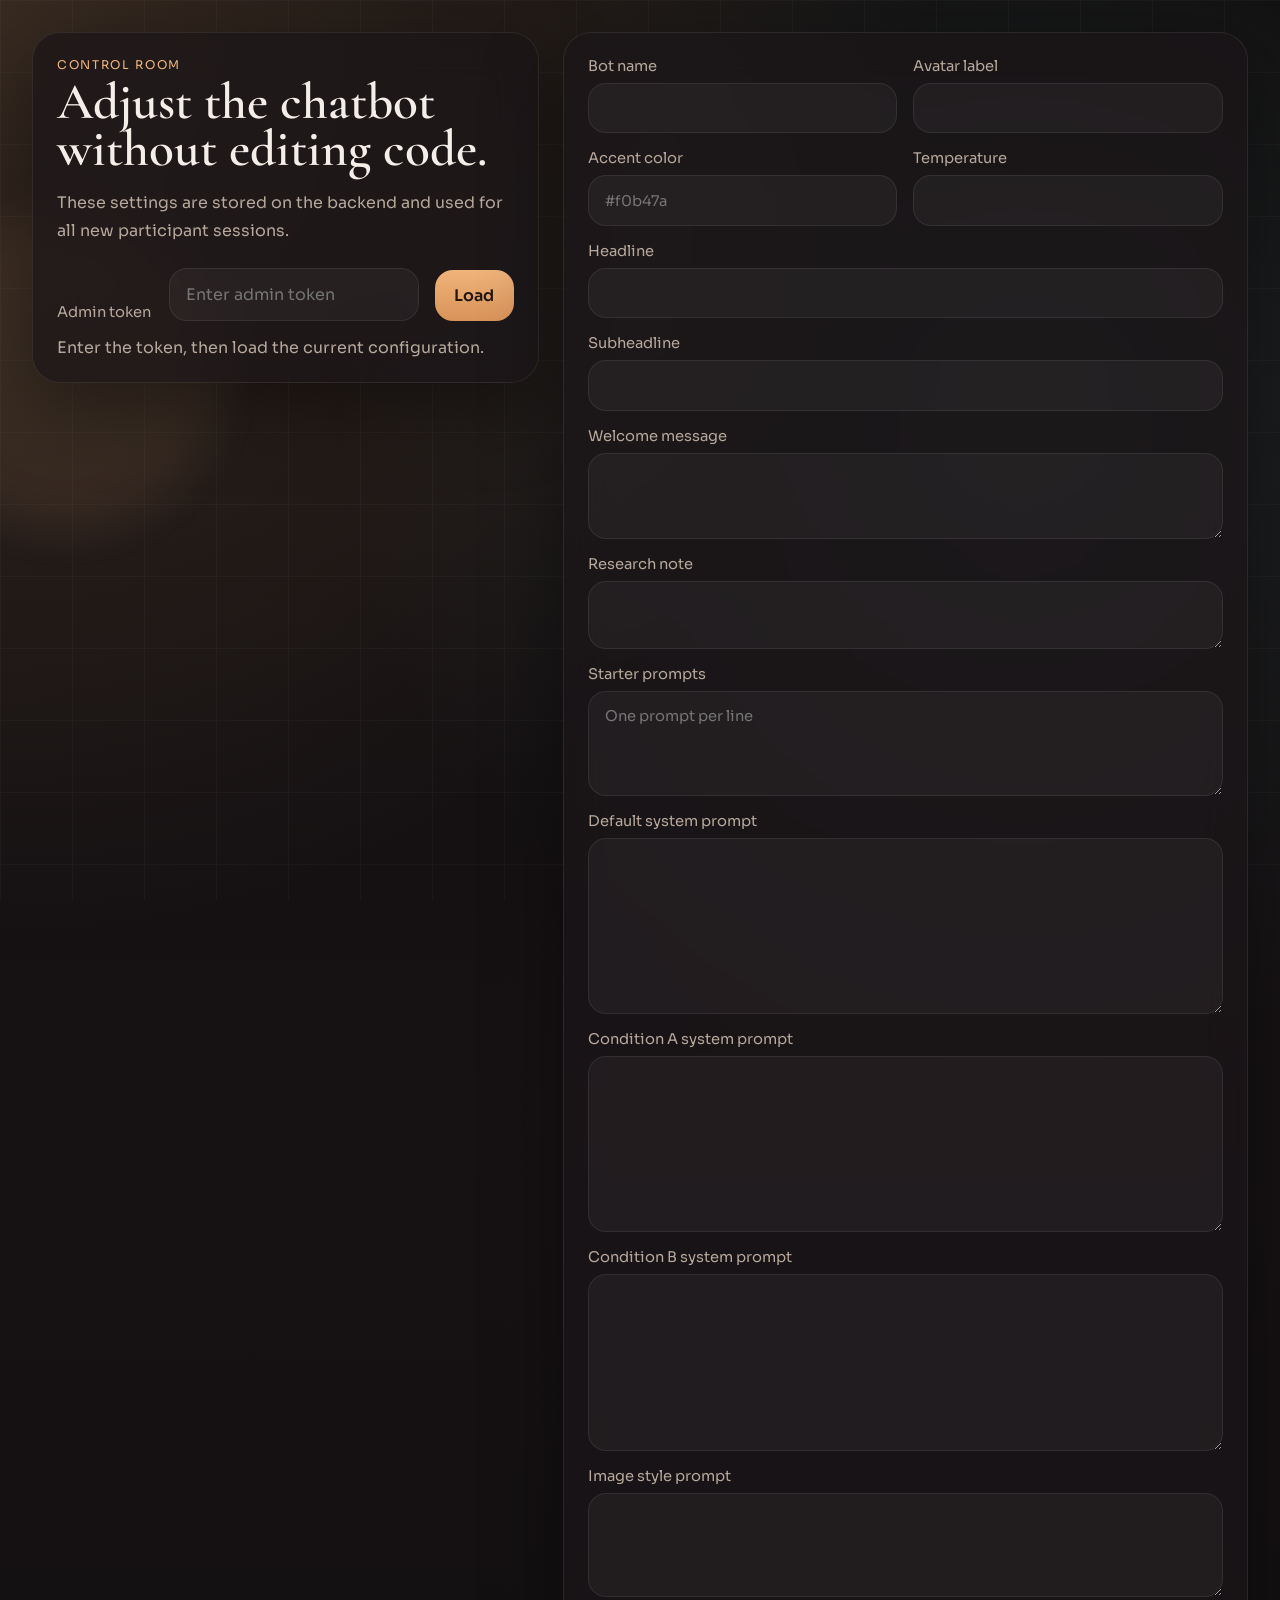
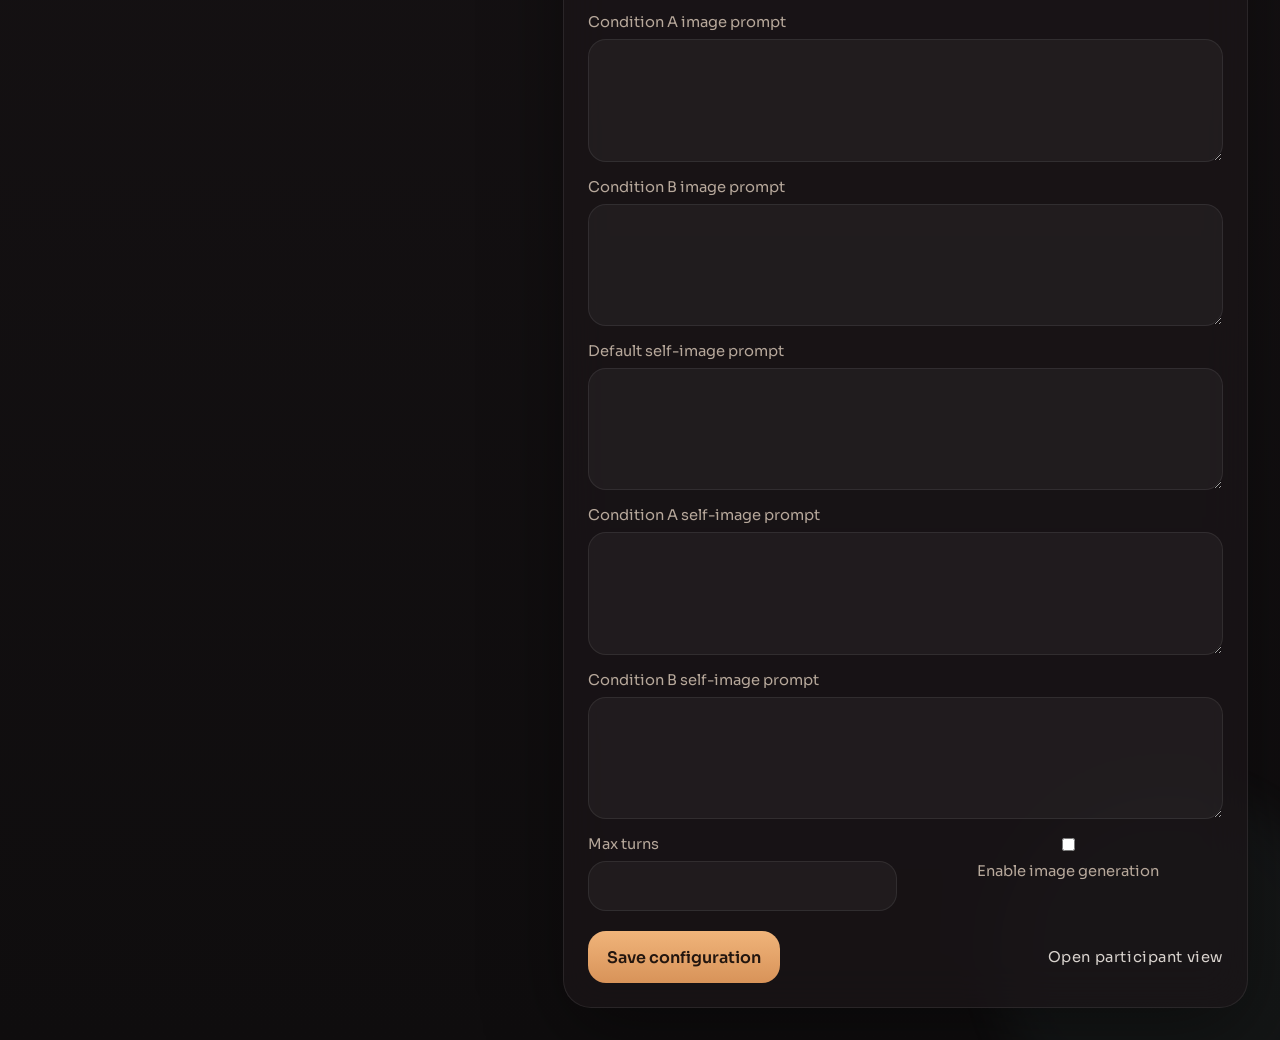
<file: site/admin.html>
<!DOCTYPE html>
<html lang="en">
<head>
  <meta charset="UTF-8">
  <meta name="viewport" content="width=device-width, initial-scale=1.0">
  <title>Participant Chat Lab Control Room</title>
  <link rel="preconnect" href="https://fonts.googleapis.com">
  <link rel="preconnect" href="https://fonts.gstatic.com" crossorigin>
  <link href="https://fonts.googleapis.com/css2?family=Cormorant+Garamond:wght@500;600;700&family=Sora:wght@400;500;600;700&display=swap" rel="stylesheet">
  <link rel="stylesheet" href="./styles.css?v=14">
</head>
<body class="admin-body">
  <div class="page-shell">
    <div class="ambient ambient-left"></div>
    <div class="ambient ambient-right"></div>

    <main class="admin-layout">
      <section class="glass-panel admin-intro">
        <p class="eyebrow">Control Room</p>
        <h1>Adjust the chatbot without editing code.</h1>
        <p class="admin-copy">These settings are stored on the backend and used for all new participant sessions.</p>
        <div class="admin-token-row">
          <label for="admin-token">Admin token</label>
          <input id="admin-token" type="password" placeholder="Enter admin token">
          <button id="load-config" type="button">Load</button>
        </div>
        <p id="admin-status" class="admin-status">Enter the token, then load the current configuration.</p>
      </section>

      <section class="glass-panel admin-form-card">
        <form id="config-form" class="admin-form">
          <div class="form-grid">
            <label>
              Bot name
              <input name="bot_name" type="text" required>
            </label>

            <label>
              Avatar label
              <input name="avatar_label" type="text" maxlength="4" required>
            </label>

            <label>
              Accent color
              <input name="accent_color" type="text" placeholder="#f0b47a" required>
            </label>

            <label>
              Temperature
              <input name="temperature" type="number" min="0" max="1.5" step="0.1" required>
            </label>

            <label class="full-span">
              Headline
              <input name="headline" type="text" required>
            </label>

            <label class="full-span">
              Subheadline
              <input name="subheadline" type="text" required>
            </label>

            <label class="full-span">
              Welcome message
              <textarea name="welcome_message" rows="3" required></textarea>
            </label>

            <label class="full-span">
              Research note
              <textarea name="research_note" rows="2" required></textarea>
            </label>

            <label class="full-span">
              Starter prompts
              <textarea name="starter_prompts" rows="4" placeholder="One prompt per line" required></textarea>
            </label>

            <label class="full-span">
              Default system prompt
              <textarea name="system_prompt" rows="8" required></textarea>
            </label>

            <label class="full-span">
              Condition A system prompt
              <textarea name="system_prompt_a" rows="8" required></textarea>
            </label>

            <label class="full-span">
              Condition B system prompt
              <textarea name="system_prompt_b" rows="8" required></textarea>
            </label>

            <label class="full-span">
              Image style prompt
              <textarea name="image_style_prompt" rows="4" required></textarea>
            </label>

            <label class="full-span">
              Condition A image prompt
              <textarea name="image_style_prompt_a" rows="5" required></textarea>
            </label>

            <label class="full-span">
              Condition B image prompt
              <textarea name="image_style_prompt_b" rows="5" required></textarea>
            </label>

            <label class="full-span">
              Default self-image prompt
              <textarea name="self_image_prompt" rows="5" required></textarea>
            </label>

            <label class="full-span">
              Condition A self-image prompt
              <textarea name="self_image_prompt_a" rows="5" required></textarea>
            </label>

            <label class="full-span">
              Condition B self-image prompt
              <textarea name="self_image_prompt_b" rows="5" required></textarea>
            </label>

            <label>
              Max turns
              <input name="max_turns" type="number" min="1" max="100" required>
            </label>

            <label class="checkbox-row">
              <input name="image_generation_enabled" type="checkbox">
              Enable image generation
            </label>
          </div>

          <div class="admin-actions">
            <button id="save-config" type="submit">Save configuration</button>
            <a class="ghost-link" href="./index.html">Open participant view</a>
          </div>
        </form>
      </section>
    </main>
  </div>

  <script src="./config.js?v=14"></script>
  <script src="./admin.js?v=14"></script>
</body>
</html>
</file>
<file: site/styles.css>
:root {
  --bg: #120f11;
  --bg-soft: #1c1618;
  --panel: rgba(27, 22, 24, 0.72);
  --panel-strong: rgba(21, 17, 19, 0.9);
  --line: rgba(255, 255, 255, 0.08);
  --text: #f4eee8;
  --muted: #b7a89b;
  --accent: #f0b47a;
  --accent-soft: rgba(240, 180, 122, 0.18);
  --shadow: 0 24px 80px rgba(0, 0, 0, 0.4);
}

* {
  box-sizing: border-box;
}

html,
body {
  margin: 0;
  min-height: 100%;
}

body {
  background:
    radial-gradient(circle at top left, rgba(240, 180, 122, 0.18), transparent 32%),
    radial-gradient(circle at 80% 15%, rgba(111, 163, 160, 0.14), transparent 28%),
    linear-gradient(180deg, #0f0c0d 0%, #161214 42%, #0f0d0e 100%);
  color: var(--text);
  font-family: "Sora", sans-serif;
}

body::before {
  content: "";
  position: fixed;
  inset: 0;
  pointer-events: none;
  opacity: 0.06;
  background-image:
    linear-gradient(rgba(255, 255, 255, 0.5) 1px, transparent 1px),
    linear-gradient(90deg, rgba(255, 255, 255, 0.5) 1px, transparent 1px);
  background-size: 72px 72px;
}

.page-shell {
  position: relative;
  min-height: 100vh;
  overflow: hidden;
}

.ambient {
  position: absolute;
  border-radius: 999px;
  filter: blur(24px);
  opacity: 0.32;
}

.ambient-left {
  width: 20rem;
  height: 20rem;
  top: 8%;
  left: -6rem;
  background: rgba(240, 180, 122, 0.28);
}

.ambient-right {
  width: 22rem;
  height: 22rem;
  bottom: -6rem;
  right: -4rem;
  background: rgba(120, 193, 188, 0.16);
}

.layout,
.admin-layout {
  position: relative;
  z-index: 1;
  display: grid;
  gap: 1.5rem;
  max-width: 1380px;
  margin: 0 auto;
  padding: 2rem;
}

.layout {
  min-height: 100vh;
  grid-template-columns: 1.05fr 0.95fr;
  align-items: stretch;
}

.admin-layout {
  min-height: 100vh;
  grid-template-columns: 0.85fr 1.15fr;
  align-items: start;
}

.glass-panel {
  background: var(--panel);
  border: 1px solid var(--line);
  box-shadow: var(--shadow);
  backdrop-filter: blur(22px);
  border-radius: 28px;
}

.hero-panel,
.chat-panel,
.admin-intro,
.admin-form-card {
  padding: 1.5rem;
}

.hero-panel {
  display: flex;
  flex-direction: column;
  justify-content: center;
  min-height: 42rem;
}

.hero-note {
  margin: 1rem 0 0;
  color: var(--muted);
  font-size: 0.95rem;
  line-height: 1.7;
  max-width: 34rem;
}

.hero-topline,
.chat-topbar,
.admin-actions,
.admin-token-row {
  display: flex;
  align-items: center;
  justify-content: space-between;
  gap: 1rem;
}

.badge,
.session-meta,
.ghost-link,
.starter-chip,
.system-card-title {
  letter-spacing: 0.04em;
}

.badge,
.session-meta,
.starter-chip {
  border: 1px solid rgba(255, 255, 255, 0.09);
  background: rgba(255, 255, 255, 0.04);
}

.badge {
  display: inline-flex;
  padding: 0.5rem 0.9rem;
  border-radius: 999px;
  font-size: 0.78rem;
  color: var(--muted);
}

.ghost-link {
  color: var(--text);
  text-decoration: none;
  font-size: 0.92rem;
  opacity: 0.88;
}

.portrait-card {
  position: relative;
  overflow: hidden;
  min-height: 22rem;
  border-radius: 24px;
  padding: 2rem;
  background:
    radial-gradient(circle at top, rgba(255, 255, 255, 0.08), transparent 32%),
    linear-gradient(160deg, rgba(240, 180, 122, 0.15), rgba(23, 23, 27, 0.1) 52%, rgba(100, 160, 157, 0.18));
  border: 1px solid rgba(255, 255, 255, 0.08);
}

.portrait-card-minimal {
  min-height: 32rem;
  display: flex;
  align-items: center;
  justify-content: center;
}

.portrait-orbit {
  position: absolute;
  width: 20rem;
  height: 20rem;
  inset: 2rem auto auto 50%;
  transform: translateX(-50%);
  border-radius: 50%;
  border: 1px solid rgba(255, 255, 255, 0.08);
  box-shadow:
    0 0 0 2rem rgba(255, 255, 255, 0.02),
    0 0 0 4.75rem rgba(240, 180, 122, 0.03);
}

.portrait-core {
  position: relative;
  width: 8rem;
  height: 8rem;
  margin: 0 auto;
  display: grid;
  place-items: center;
  border-radius: 50%;
  background: linear-gradient(180deg, var(--accent), #d28d55);
  color: #23160f;
  font-size: 2rem;
  font-weight: 700;
  box-shadow:
    0 0 0 0.8rem rgba(240, 180, 122, 0.12),
    0 1rem 3rem rgba(0, 0, 0, 0.35);
}

.portrait-copy {
  position: relative;
  margin-top: 8rem;
  text-align: center;
}

.portrait-card-minimal .portrait-copy {
  margin-top: 10rem;
}

.hero-topline-minimal {
  justify-content: flex-end;
  margin-bottom: 1.25rem;
}

.eyebrow {
  margin: 0 0 0.45rem;
  color: var(--accent);
  text-transform: uppercase;
  font-size: 0.75rem;
  letter-spacing: 0.14em;
}

h1,
h2,
h3 {
  margin: 0;
}

h1,
.admin-intro h1 {
  font-family: "Cormorant Garamond", serif;
  font-size: clamp(2.7rem, 4vw, 4.8rem);
  line-height: 0.92;
  font-weight: 600;
}

.headline,
.admin-copy,
.research-note {
  color: var(--muted);
  line-height: 1.7;
}

.chat-panel {
  display: grid;
  grid-template-rows: auto 1fr auto;
  gap: 1rem;
  min-height: 42rem;
}

.chat-topbar {
  padding-bottom: 1rem;
  border-bottom: 1px solid var(--line);
}

.chat-topbar h3 {
  font-size: 1.35rem;
  font-weight: 600;
}

.session-meta {
  padding: 0.65rem 0.9rem;
  border-radius: 999px;
  color: var(--muted);
  font-size: 0.82rem;
}

.status-dot {
  width: 0.6rem;
  height: 0.6rem;
  border-radius: 50%;
  background: var(--accent);
  box-shadow: 0 0 14px var(--accent);
}

.chat-stream {
  display: flex;
  flex-direction: column;
  gap: 0.95rem;
  padding-right: 0.35rem;
  overflow-y: auto;
  min-height: 18rem;
}

.system-card,
.bubble {
  border: 1px solid rgba(255, 255, 255, 0.07);
  border-radius: 22px;
}

.system-card {
  padding: 1rem 1.1rem;
  background: rgba(255, 255, 255, 0.04);
}

.system-card-title {
  margin: 0 0 0.45rem;
  color: var(--accent);
  font-size: 0.78rem;
  text-transform: uppercase;
}

.bubble {
  max-width: 84%;
  padding: 1rem 1.1rem;
  line-height: 1.7;
}

.bubble p {
  margin: 0;
  white-space: pre-wrap;
}

.bubble.user {
  align-self: flex-end;
  background: linear-gradient(180deg, rgba(240, 180, 122, 0.24), rgba(240, 180, 122, 0.14));
}

.bubble.assistant {
  align-self: flex-start;
  background: rgba(255, 255, 255, 0.04);
}

.bubble.pending {
  position: relative;
  border-color: rgba(240, 180, 122, 0.28);
  background:
    linear-gradient(135deg, rgba(240, 180, 122, 0.14), rgba(255, 255, 255, 0.04));
}

.pending-progress {
  display: flex;
  gap: 0.35rem;
  align-items: center;
  min-width: 2.1rem;
  min-height: 1rem;
}

.pending-progress span {
  width: 0.48rem;
  height: 0.48rem;
  border-radius: 999px;
  background: var(--accent);
  opacity: 0.35;
  animation: pendingPulse 1.15s ease-in-out infinite;
}

.pending-progress span:nth-child(2) {
  animation-delay: 0.16s;
}

.pending-progress span:nth-child(3) {
  animation-delay: 0.32s;
}

@keyframes pendingPulse {
  0%,
  80%,
  100% {
    opacity: 0.28;
    transform: translateY(0);
  }

  35% {
    opacity: 1;
    transform: translateY(-0.18rem);
  }
}

.bubble.system {
  align-self: center;
  color: #f7d6c1;
  background: rgba(162, 81, 38, 0.22);
}

.generated-image {
  display: block;
  width: 100%;
  margin-top: 0.9rem;
  border-radius: 18px;
  border: 1px solid rgba(255, 255, 255, 0.08);
  background: #f4efe8;
  min-height: 16rem;
  object-fit: cover;
}

.image-open-link,
.image-error-note {
  display: inline-block;
  margin-top: 0.75rem;
  font-size: 0.88rem;
}

.image-open-link {
  color: var(--accent);
  text-decoration: none;
}

.image-error-note {
  color: #f7d6c1;
}

.bubble-actions {
  display: flex;
  flex-wrap: wrap;
  gap: 0.65rem;
  margin-top: 0.95rem;
}

.bubble-button,
.bubble-link {
  display: inline-flex;
  align-items: center;
  justify-content: center;
  min-height: 2.8rem;
  border-radius: 999px;
  padding: 0.75rem 1rem;
  font-size: 0.92rem;
  font-weight: 600;
  text-decoration: none;
}

.bubble-button {
  border: none;
}

.bubble-link {
  background: linear-gradient(180deg, var(--accent), #d89359);
  color: #23160f;
}

.bubble-button.secondary,
.bubble-link.secondary {
  background: rgba(255, 255, 255, 0.05);
  color: var(--text);
  border: 1px solid rgba(255, 255, 255, 0.08);
}

.composer-shell {
  padding-top: 0.35rem;
}

.composer-label {
  display: block;
  color: var(--muted);
  font-size: 0.84rem;
  margin-bottom: 0.55rem;
}

.composer {
  display: grid;
  grid-template-columns: 1fr auto;
  gap: 0.75rem;
  align-items: end;
}

textarea,
input {
  width: 100%;
  border: 1px solid rgba(255, 255, 255, 0.08);
  border-radius: 18px;
  background: rgba(255, 255, 255, 0.04);
  color: var(--text);
  padding: 0.95rem 1rem;
  font: inherit;
}

textarea {
  resize: vertical;
  min-height: 3.6rem;
  max-height: 16rem;
}

button {
  border: none;
  border-radius: 18px;
  padding: 0.95rem 1.2rem;
  cursor: pointer;
  font: inherit;
  font-weight: 600;
  color: #23160f;
  background: linear-gradient(180deg, var(--accent), #d89359);
}

button:disabled {
  opacity: 0.5;
  cursor: not-allowed;
}

.admin-body .page-shell {
  padding: 0;
}

.admin-intro,
.admin-form-card {
  align-self: start;
}

.admin-token-row {
  margin-top: 1.5rem;
  align-items: end;
}

.admin-token-row label {
  min-width: 6rem;
  color: var(--muted);
  font-size: 0.92rem;
}

.admin-status {
  margin: 1rem 0 0;
  color: var(--muted);
}

.admin-form {
  display: flex;
  flex-direction: column;
  gap: 1.25rem;
}

.form-grid {
  display: grid;
  grid-template-columns: repeat(2, minmax(0, 1fr));
  gap: 1rem;
}

.form-grid label {
  display: flex;
  flex-direction: column;
  gap: 0.5rem;
  color: var(--muted);
  font-size: 0.92rem;
}

.full-span {
  grid-column: 1 / -1;
}

.checkbox-row {
  flex-direction: row;
  align-items: center;
  gap: 0.75rem;
}

.checkbox-row input {
  width: auto;
}

@media (max-width: 1080px) {
  .layout,
  .admin-layout {
    grid-template-columns: 1fr;
  }
}

@media (max-width: 720px) {
  .layout,
  .admin-layout {
    padding: 1rem;
  }

  .hero-panel,
  .chat-panel,
  .admin-intro,
  .admin-form-card {
    padding: 1rem;
    border-radius: 22px;
  }

  .portrait-card {
    min-height: 18rem;
    padding: 1.5rem;
  }

  .portrait-copy {
    margin-top: 6rem;
  }

  .portrait-card-minimal {
    min-height: 24rem;
  }

  .portrait-card-minimal .portrait-copy {
    margin-top: 7rem;
  }

  .chat-panel {
    min-height: 36rem;
  }

  .composer {
    grid-template-columns: 1fr;
  }

  .hero-topline,
  .chat-topbar,
  .admin-token-row,
  .admin-actions {
    flex-direction: column;
    align-items: stretch;
  }

  .form-grid {
    grid-template-columns: 1fr;
  }

  .bubble {
    max-width: 100%;
  }

  .bubble-actions {
    flex-direction: column;
  }
}
</file>
